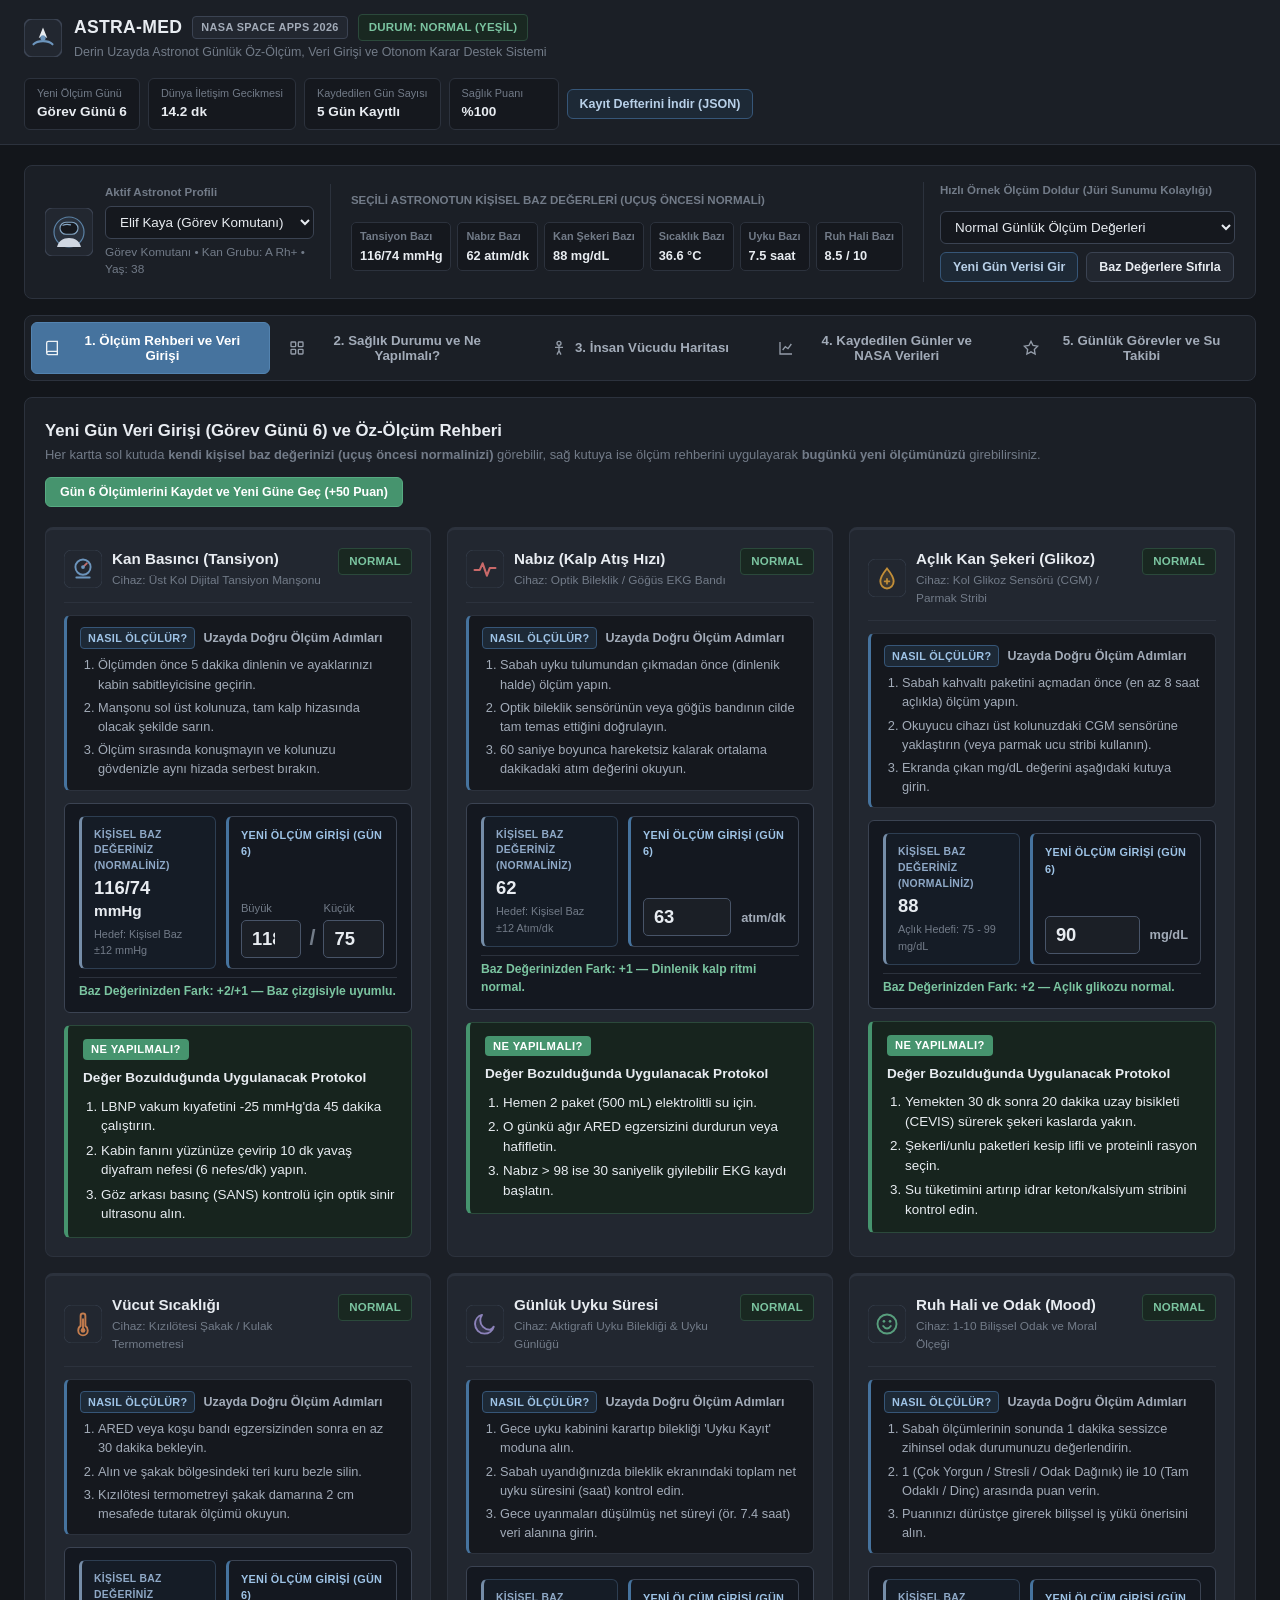
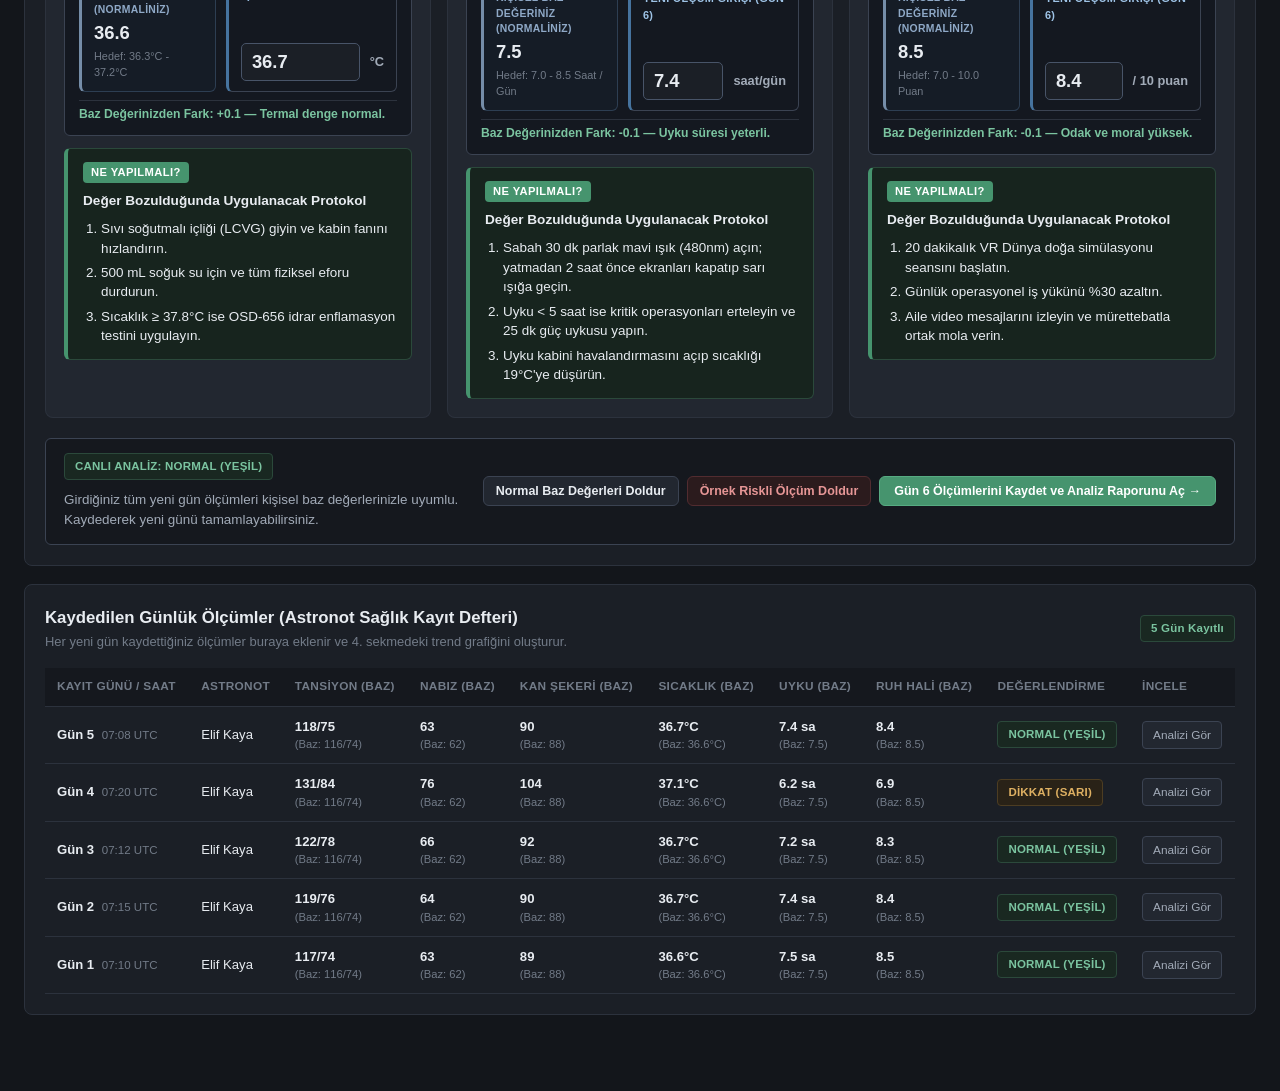
<file: index.html>
<!DOCTYPE html>
<html lang="tr">
<head>
  <meta charset="UTF-8" />
  <meta name="viewport" content="width=device-width, initial-scale=1.0" />
  <title>ASTRA-MED | NASA Space Apps 2026 Astronot Öz-Ölçüm ve Sağlık Takip Sistemi</title>
  <link rel="stylesheet" href="css/styles.css" />
</head>
<body>
  <!-- ÜST GÖREV BAŞLIĞI -->
  <header class="top-header">
    <div class="header-inner">
      <div class="brand-block">
        <div class="brand-logo-svg" id="header-logo-svg"></div>
        <div class="brand-titles">
          <div class="brand-title-row">
            <h1>ASTRA-MED</h1>
            <span class="nasa-tag">NASA SPACE APPS 2026</span>
            <span id="header-readiness-badge" class="status-pill status-normal">DURUM: NORMAL</span>
          </div>
          <p>Derin Uzayda Astronot Günlük Öz-Ölçüm, Veri Girişi ve Otonom Karar Destek Sistemi</p>
        </div>
      </div>

      <div class="header-telemetry-strip">
        <div class="telemetry-pill">
          <span class="pill-label">Yeni Ölçüm Günü</span>
          <span class="pill-value" id="header-mission-day">Görev Günü 6</span>
        </div>
        <div class="telemetry-pill">
          <span class="pill-label">Dünya İletişim Gecikmesi</span>
          <span class="pill-value" id="header-comm-delay">14.2 dk</span>
        </div>
        <div class="telemetry-pill">
          <span class="pill-label">Kaydedilen Gün Sayısı</span>
          <span class="pill-value" id="header-distance">5 Gün Kayıtlı</span>
        </div>
        <div class="telemetry-pill">
          <span class="pill-label">Sağlık Puanı</span>
          <span class="pill-value" id="header-health-score">%100</span>
        </div>
        <button class="btn btn-primary-sim" id="btn-export-json" title="Ölçüm Kayıtlarını JSON Olarak İndir">
          Kayıt Defterini İndir (JSON)
        </button>
      </div>
    </div>
  </header>

  <main class="main-container">
    <!-- ÜST KONTROL ÇUBUĞU: ASTRONOT SEÇİMİ, KİŞİSEL BAZ DEĞERLERİ VE YENİ GÜN KAYIT KONTROLÜ -->
    <section class="mission-control-bar" aria-label="Astronot ve Baz Değerleri Çubuğu">
      <!-- 1. Astronot Seçimi -->
      <div class="crew-selector-box">
        <div class="crew-avatar-svg" id="crew-avatar"></div>
        <div class="crew-details">
          <label for="crew-select">Aktif Astronot Profili</label>
          <select id="crew-select" class="select-input">
            <option value="cdr-kaya">Elif Kaya (Görev Komutanı)</option>
            <option value="plt-vance">Marcus Vance (Uzay Aracı Pilotu)</option>
            <option value="ms-sato">Dr. Kenji Sato (Biyobilim Uzmanı)</option>
          </select>
          <div class="crew-sub-meta" id="crew-role">Görev Komutanı • Kan Grubu: A Rh+ • Yaş: 38</div>
          <div id="crew-name" style="display:none;">Elif Kaya</div>
        </div>
      </div>

      <!-- 2. Seçili Astronotun Kişisel Baz Değerleri (Uçuş Öncesi Normali) -->
      <div class="baseline-overview-box">
        <div class="control-label">SEÇİLİ ASTRONOTUN KİŞİSEL BAZ DEĞERLERİ (UÇUŞ ÖNCESİ NORMALİ)</div>
        <div class="baseline-mini-grid" id="top-baseline-strip"></div>
      </div>

      <!-- 3. Yeni Gün Kaydı ve Hızlı Örnek Değer Doldurma -->
      <div class="anomaly-simulator-box">
        <label for="anomaly-scenario-select" class="control-label">
          Hızlı Örnek Ölçüm Doldur (Jüri Sunumu Kolaylığı)
        </label>
        <select id="anomaly-scenario-select" class="select-input">
          <option value="nominal">Normal Günlük Ölçüm Değerleri</option>
          <option value="sans_fluid_shift">Örnek 1: Yüksek Tansiyon ve Göz Basıncı (148/94 mmHg)</option>
          <option value="space_fever_cytokine">Örnek 2: Yüksek Ateş ve Hızlı Nabız (38.3°C, 108 Atım)</option>
          <option value="circadian_collapse">Örnek 3: Yetersiz Uyku ve Düşük Odak (3.9 Saat, 3.1 Puan)</option>
          <option value="metabolic_renal_stress">Örnek 4: Yüksek Açlık Kan Şekeri (152 mg/dL)</option>
        </select>
        <div class="anomaly-btn-row">
          <button class="btn btn-primary-sim" id="btn-focus-entry-tab">Yeni Gün Verisi Gir</button>
          <button class="btn" id="btn-reset-nominal">Baz Değerlere Sıfırla</button>
        </div>
      </div>
    </section>

    <!-- ÜST SEKME MENÜSÜ (5 BÖLÜM) -->
    <nav class="main-tabs-nav" aria-label="Uygulama Bölümleri">
      <button class="main-tab-btn active" data-tab-target="tab-guides">
        <span class="tab-icon" id="nav-icon-guide"></span>
        <span>1. Ölçüm Rehberi ve Veri Girişi</span>
      </button>
      <button class="main-tab-btn" data-tab-target="tab-overview">
        <span class="tab-icon" id="nav-icon-dashboard"></span>
        <span>2. Sağlık Durumu ve Ne Yapılmalı?</span>
        <span class="tab-alert-badge" id="tab-badge-alerts" style="display:none;">0</span>
      </button>
      <button class="main-tab-btn" data-tab-target="tab-bodymap">
        <span class="tab-icon" id="nav-icon-body"></span>
        <span>3. İnsan Vücudu Haritası</span>
      </button>
      <button class="main-tab-btn" data-tab-target="tab-charts">
        <span class="tab-icon" id="nav-icon-charts"></span>
        <span>4. Kaydedilen Günler ve NASA Verileri</span>
      </button>
      <button class="main-tab-btn" data-tab-target="tab-gamification">
        <span class="tab-icon" id="nav-icon-tasks"></span>
        <span>5. Günlük Görevler ve Su Takibi</span>
      </button>
    </nav>

    <!-- =======================================================================
         SEKME 1: ASTRONOT ÖZ-ÖLÇÜM REHBERİ VE YENİ GÜN VERİ GİRİŞ EKRANI
         ======================================================================= -->
    <section id="tab-guides" class="tab-pane active">
      <div class="panel-card" style="margin-bottom: 18px;">
        <div class="section-header" style="margin-bottom: 4px;">
          <div class="section-title-group">
            <h2 id="entry-screen-title">Yeni Gün Veri Girişi (Görev Günü 6) ve Öz-Ölçüm Rehberi</h2>
            <p>
              Her kartta sol kutuda <strong>kendi kişisel baz değerinizi (uçuş öncesi normalinizi)</strong> görebilir, sağ kutuya ise ölçüm rehberini uygulayarak <strong>bugünkü yeni ölçümünüzü</strong> girebilirsiniz.
            </p>
          </div>
          <div class="entry-quick-actions">
            <button type="button" class="btn btn-apply-countermeasure" id="btn-save-all-measurements">
              Bugünün Ölçümlerini Kaydet ve Yeni Güne Geç (+50 Puan)
            </button>
          </div>
        </div>

        <!-- 6 Rehberli Ölçüm + Kişisel Baz Değerli Veri Giriş Kartı -->
        <div class="guide-entry-grid" id="guide-cards-grid"></div>

        <!-- Alt Kayıt Çubuğu ve Anlık Karar Motoru Özeti -->
        <div class="entry-bottom-bar">
          <div class="entry-live-summary" id="entry-live-summary"></div>
          <div class="entry-submit-group">
            <button type="button" class="btn" id="btn-fill-normal-preset">Normal Baz Değerleri Doldur</button>
            <button type="button" class="btn btn-danger-sim" id="btn-fill-risk-preset">Örnek Riskli Ölçüm Doldur</button>
            <button type="button" class="btn btn-apply-countermeasure" id="btn-save-all-measurements-bottom">
              Bugünün Ölçümlerini Kaydet ve Analiz Raporunu Aç →
            </button>
          </div>
        </div>
      </div>

      <!-- Kaydedilen Astronot Ölçüm Geçmişi Tablosu (Logbook) -->
      <div class="panel-card">
        <div class="section-header" style="margin-bottom: 0;">
          <div class="section-title-group">
            <h2>Kaydedilen Günlük Ölçümler (Astronot Sağlık Kayıt Defteri)</h2>
            <p>Her yeni gün kaydettiğiniz ölçümler buraya eklenir ve 4. sekmedeki trend grafiğini oluşturur.</p>
          </div>
          <span class="status-pill status-normal" id="logbook-count-badge">5 Gün Kayıtlı</span>
        </div>
        <div class="logbook-table-wrap">
          <table class="logbook-table">
            <thead>
              <tr>
                <th>Kayıt Günü / Saat</th>
                <th>Astronot</th>
                <th>Tansiyon (Baz)</th>
                <th>Nabız (Baz)</th>
                <th>Kan Şekeri (Baz)</th>
                <th>Sıcaklık (Baz)</th>
                <th>Uyku (Baz)</th>
                <th>Ruh Hali (Baz)</th>
                <th>Değerlendirme</th>
                <th>İncele</th>
              </tr>
            </thead>
            <tbody id="measurement-log-tbody"></tbody>
          </table>
        </div>
      </div>
    </section>

    <!-- =======================================================================
         SEKME 2: SAĞLIK DURUMU, 6 TEMEL METRİK VE KARAR MOTORU ("NE YAPILMALI?")
         ======================================================================= -->
    <section id="tab-overview" class="tab-pane">
      <div class="panel-card" style="margin-bottom: 20px;">
        <div class="section-header" style="margin-bottom: 0;">
          <div class="section-title-group">
            <h2>Otonom Karar Motoru ve "NE YAPILMALI?" Müdahale Protokolü</h2>
            <p>
              Astronotun girdiği son ölçümleri kişisel uçuş öncesi baz değerleriyle karşılaştırır; bozulan değerler için uygulanacak karşı önlemleri adım adım sıralar.
            </p>
          </div>
          <span id="decision-alert-count" class="status-pill status-normal">0 Aktif Uyarı</span>
        </div>

        <div id="syndrome-banner-box" style="display: none;"></div>
        <div class="decision-alerts-container" id="decision-alerts-container"></div>
      </div>

      <div class="section-header">
        <div class="section-title-group">
          <h2>Son Girilen 6 Temel Sağlık Ölçümü ve Kişisel Baz Çizgisi Karşılaştırması</h2>
          <p>
            Her kutu astronotun girdiği ölçümü kendi uçuş öncesi normal değerine (Baz Çizgisi) göre
            <strong>Normal (Yeşil)</strong>, <strong>Dikkat (Sarı)</strong> veya <strong>Kritik (Kırmızı)</strong> olarak gösterir.
          </p>
        </div>
      </div>
      <div class="metrics-grid" id="metrics-grid"></div>
    </section>

    <!-- =======================================================================
         SEKME 3: TIKLANABİLİR İNSAN VÜCUDU HARİTASI
         ======================================================================= -->
    <section id="tab-bodymap" class="tab-pane">
      <div class="panel-card">
        <div class="section-header" style="margin-bottom: 4px;">
          <div class="section-title-group">
            <h2>Tıklanabilir İnsan Vücudu Haritası</h2>
            <p>
              Girilen ölçümlere göre vücut bölgelerinin anlık durumunu, uygulanması gereken karşı önlem protokolünü ve uzay kaynaklı riskleri görüntüleyin.
            </p>
          </div>
        </div>

        <div class="body-map-workspace-large">
          <div class="body-svg-stage">
            <svg class="human-body-svg" viewBox="0 0 220 420" xmlns="http://www.w3.org/2000/svg">
              <line x1="15" y1="60" x2="205" y2="60" stroke="rgba(162,171,184,0.12)" stroke-dasharray="3,3" />
              <line x1="15" y1="140" x2="205" y2="140" stroke="rgba(162,171,184,0.12)" stroke-dasharray="3,3" />
              <line x1="15" y1="220" x2="205" y2="220" stroke="rgba(162,171,184,0.12)" stroke-dasharray="3,3" />
              <line x1="15" y1="310" x2="205" y2="310" stroke="rgba(162,171,184,0.12)" stroke-dasharray="3,3" />

              <!-- İnsan Vücudu Silüeti -->
              <path
                class="body-silhouette"
                d="M110,16
                   C127,16 138,28 138,46
                   C138,61 129,73 122,78
                   L124,88
                   L162,96
                   C173,99 180,108 182,122
                   L188,205
                   C189,213 182,218 175,216
                   L168,140
                   L154,140
                   L156,232
                   L149,382
                   C148,393 134,395 131,384
                   L116,258
                   L104,258
                   L89,384
                   C86,395 72,393 71,382
                   L64,232
                   L66,140
                   L52,140
                   L45,216
                   C38,218 31,213 32,205
                   L38,122
                   C40,108 47,99 58,96
                   L96,88
                   L98,78
                   C91,73 82,61 82,46
                   C82,28 93,16 110,16 Z"
              />

              <!-- 1. BEYİN -->
              <g id="svg-node-brain_cns" class="body-hotspot hotspot-normal" data-sys-id="brain_cns">
                <ellipse cx="110" cy="34" rx="19" ry="13" />
                <text x="110" y="38" text-anchor="middle" fill="#fff" font-size="9" font-weight="bold">BEYİN</text>
              </g>

              <!-- 2. GÖZ VE KAFA -->
              <g id="svg-node-head_sans" class="body-hotspot hotspot-normal hotspot-active" data-sys-id="head_sans">
                <rect x="88" y="50" width="44" height="16" rx="8" />
                <text x="110" y="61" text-anchor="middle" fill="#fff" font-size="8.5" font-weight="bold">GÖZ/KAFA</text>
              </g>

              <!-- 3. KALP VE DAMAR -->
              <g id="svg-node-cardiovascular" class="body-hotspot hotspot-normal" data-sys-id="cardiovascular">
                <circle cx="116" cy="128" r="19" />
                <text x="116" y="131" text-anchor="middle" fill="#fff" font-size="9" font-weight="bold">KALP</text>
              </g>

              <!-- 4. METABOLİZMA / KAN ŞEKERİ -->
              <g id="svg-node-metabolic_endocrine" class="body-hotspot hotspot-normal" data-sys-id="metabolic_endocrine">
                <ellipse cx="102" cy="174" rx="28" ry="14" />
                <text x="102" y="177" text-anchor="middle" fill="#fff" font-size="8" font-weight="bold">METABOLİZMA</text>
              </g>

              <!-- 5. BÖBREK VE BAĞIŞIKLIK -->
              <g id="svg-node-renal_immune" class="body-hotspot hotspot-normal" data-sys-id="renal_immune">
                <ellipse cx="86" cy="212" rx="14" ry="15" />
                <ellipse cx="134" cy="212" rx="14" ry="15" />
                <text x="110" y="215" text-anchor="middle" fill="#fff" font-size="8" font-weight="bold">BÖBREK</text>
              </g>

              <!-- 6. KEMİK VE KAS -->
              <g id="svg-node-musculoskeletal" class="body-hotspot hotspot-normal" data-sys-id="musculoskeletal">
                <rect x="74" y="275" width="20" height="78" rx="9" />
                <rect x="126" y="275" width="20" height="78" rx="9" />
                <text x="110" y="318" text-anchor="middle" fill="#fff" font-size="8.5" font-weight="bold">KEMİK/KAS</text>
              </g>
            </svg>

            <div class="body-system-buttons" id="body-system-buttons"></div>
          </div>

          <div class="body-system-detail" id="body-system-detail"></div>
        </div>
      </div>
    </section>

    <!-- =======================================================================
         SEKME 4: KAYDEDİLEN GÜNLERİN GRAFİĞİ VE NASA OSDR VERİLERİ
         ======================================================================= -->
    <section id="tab-charts" class="tab-pane">
      <div class="charts-tab-stack">
        <div class="panel-card">
          <div class="section-header" style="margin-bottom: 0;">
            <div class="section-title-group">
              <h2 id="chart-metric-title">Kan Basıncı - Kaydedilen Günlük Ölçümler ve Baz Çizgisi</h2>
              <p>Her yeni gün girdiğiniz ölçüm bu grafiğe yeni bir gün noktası olarak eklenir ve kişisel baz çizginizle karşılaştırılır.</p>
            </div>
            <span class="status-pill status-normal" id="chart-recorded-days-pill">5 GÜN KAYITLI</span>
          </div>

          <div class="chart-tabs-bar">
            <button class="chart-tab-btn active" data-metric="bp">Kan Basıncı (Tansiyon)</button>
            <button class="chart-tab-btn" data-metric="heartRate">Nabız (Kalp Hızı)</button>
            <button class="chart-tab-btn" data-metric="glucose">Kan Şekeri (Glikoz)</button>
            <button class="chart-tab-btn" data-metric="temperature">Vücut Sıcaklığı</button>
            <button class="chart-tab-btn" data-metric="sleepHours">Günlük Uyku Süresi</button>
            <button class="chart-tab-btn" data-metric="moodScore">Ruh Hali (Mood)</button>
          </div>

          <div class="canvas-wrapper" style="height: 320px;">
            <canvas id="telemetry-canvas"></canvas>
          </div>

          <div class="chart-legend-row">
            <div class="legend-items">
              <span class="legend-item"><span class="status-dot dot-green"></span> Yeşil Bölge: Normal Aralık</span>
              <span class="legend-item"><span class="status-dot dot-yellow"></span> Sarı Bölge: Dikkat Sınırı</span>
              <span class="legend-item"><span class="status-dot dot-red"></span> Kırmızı Bölge: Kritik Müdahale Sınırı</span>
            </div>
            <span>Kesikli Yeşil Çizgi: Astronotun Kişisel Baz Değeri (Normali)</span>
          </div>
        </div>

        <div class="panel-card">
          <div class="section-header" style="margin-bottom: 0;">
            <div class="section-title-group">
              <h2>Gerçek NASA Açık Verileri: Inspiration4 Görevi Tahlil Sonuçları (OSDR)</h2>
              <p>NASA Open Science Data Repository (osdr.nasa.gov) üzerinden alınan gerçek astronot kan ve idrar biyobelirteç referans verileri.</p>
            </div>
            <span class="status-pill status-normal">GERÇEK NASA OSDR VERİSİ</span>
          </div>

          <div class="anomaly-btn-row">
            <button class="btn osdr-study-btn active" data-study="OSD_575">
              OSD-575: Astronot Kan Tahlili Verileri (Şeker, Kalsiyum, Enflamasyon)
            </button>
            <button class="btn osdr-study-btn" data-study="OSD_656">
              OSD-656: Astronot İdrar Tahlili Verileri (Böbrek ve Bağışıklık)
            </button>
          </div>

          <div>
            <h3 id="osdr-study-title" style="font-size: 1rem; font-weight: 700;">
              OSD-575: Inspiration4 Görevi Astronot Kan Tahlili Verileri
            </h3>
            <p id="osdr-method-text" style="font-size: 0.8rem; color: var(--text-muted); margin-top: 2px;"></p>
          </div>

          <div class="anomaly-btn-row" id="osdr-marker-buttons"></div>

          <div class="canvas-wrapper" style="height: 260px;">
            <canvas id="osdr-canvas"></canvas>
          </div>

          <div class="osdr-insight-box">
            <strong>Bu Grafik Ne Anlatıyor?</strong> <span id="osdr-marker-insight"></span>
            <div style="margin-top: 6px;">
              <a id="osdr-external-link" href="https://osdr.nasa.gov/bio/repo/data/studies/OSD-575" target="_blank" rel="noopener" style="color: #85a6c4; font-weight: 600; font-size: 0.8rem;">
                Resmi NASA OSDR Veri Sayfasını Aç (osdr.nasa.gov)
              </a>
            </div>
          </div>
        </div>
      </div>
    </section>

    <!-- =======================================================================
         SEKME 5: GÜNLÜK GÖREVLER, SU TAKİBİ VE SERİ (OYUNLAŞTIRMA)
         ======================================================================= -->
    <section id="tab-gamification" class="tab-pane">
      <div class="panel-card">
        <div class="section-header" style="margin-bottom: 0;">
          <div class="section-title-group">
            <h2>Günlük Sağlık Görevleri ve Seri (Oyunlaştırma)</h2>
            <p>Her yeni gün öz-ölçümlerinizi kaydetmeyi, egzersizi ve su tüketimini teşvik eden puan ve seri sistemi.</p>
          </div>
          <span class="status-pill status-normal" id="crew-level-badge">Seviye 6 • Uzay Sağlık Koruyucusu</span>
        </div>

        <div class="gamification-stats-bar">
          <div class="gami-stat-box">
            <div class="gami-stat-val"><span id="streak-count-val">18 Gün</span></div>
            <div class="gami-stat-lbl">Kesintisiz Ölçüm ve Sağlık Serisi (Streak)</div>
          </div>
          <div class="gami-stat-box">
            <div class="gami-stat-val"><span id="xp-total-val">1420 Puan</span></div>
            <div class="gami-stat-lbl">Toplam Sağlık Puanı (XP)</div>
          </div>
          <div class="gami-stat-box">
            <div class="gami-stat-val" id="daily-completion-label">%50</div>
            <div class="gami-stat-lbl">Bugünkü Görev Tamamlama</div>
          </div>
        </div>

        <div class="xp-bar-container" title="Sonraki seviyeye ilerleme">
          <div class="xp-bar-fill" id="xp-progress-fill" style="width: 68%;"></div>
        </div>

        <div class="hydration-widget">
          <div>
            <strong>Günlük Su Tüketimi (Böbrek Taşı Önleme Hedefi: 2.5 Litre):</strong>
            <div id="water-tracker-val" style="color: #85a6c4; font-weight: 600; margin-top: 2px;">
              1.50 / 2.50 Litre (6 / 10 Su Paketi)
            </div>
          </div>
          <button class="btn btn-primary-sim" id="btn-add-water">+ 1 Paket (250 mL) Su İç (+10 Puan)</button>
        </div>

        <div class="mission-task-list" id="gamification-task-list"></div>

        <div style="margin-top: 8px;">
          <h4 style="font-size: 0.85rem; color: var(--text-secondary); margin-bottom: 10px;">
            Kazanılan Astronot Sağlık Başarımları
          </h4>
          <div class="badges-grid" id="badges-container"></div>
        </div>
      </div>
    </section>
  </main>

  <!-- MODAL: REHBER KARTI DETAY MODALI -->
  <div class="modal-backdrop" id="guide-modal">
    <div class="modal-window">
      <button class="modal-close-btn" aria-label="Kapat">✕</button>
      <div id="guide-modal-body"></div>
    </div>
  </div>

  <!-- BİLDİRİM KUTUSU -->
  <div class="toast-container" id="toast-container"></div>

  <!-- SCRIPTLER -->
  <script src="js/icons.js"></script>
  <script src="js/nasa_data.js"></script>
  <script src="js/decision_engine.js"></script>
  <script src="js/charts.js"></script>
  <script src="js/app.js"></script>
</body>
</html>
</file>
<file: css/styles.css>
/* ==========================================================================
   ASTRA-MED: NASA Space Apps Challenge 2026
   Mat, Sade ve Düzenli Klinik/Havacılık Arayüz Tasarımı (Neon İçermez)
   ========================================================================== */

:root {
  /* Mat Arka Plan ve Yüzey Tonları */
  --bg-page: #13161b;
  --bg-card: #1b1f26;
  --bg-card-alt: #222730;
  --bg-input: #15181e;

  /* Mat Kenarlıklar */
  --border-color: #2c323d;
  --border-strong: #3b4352;

  /* Tipografi Renkleri */
  --text-primary: #e8ecf1;
  --text-secondary: #a2abb8;
  --text-muted: #727b88;

  /* Mat Kurumsal Mavi (Neon olmayan çelik mavisi) */
  --accent-blue: #46739e;
  --accent-blue-hover: #5383b0;
  --accent-blue-soft: #1d2936;

  /* Mat Klinik Durum Renkleri (Yeşil / Sarı / Kırmızı) */
  --status-normal: #46946e;
  --status-normal-bg: #192821;
  --status-normal-border: #2b493b;

  --status-warning: #c28e38;
  --status-warning-bg: #292217;
  --status-warning-border: #4d3d22;

  --status-critical: #c25252;
  --status-critical-bg: #2b1b1d;
  --status-critical-border: #522c30;

  --radius-lg: 8px;
  --radius-md: 6px;
}

* {
  box-sizing: border-box;
  margin: 0;
  padding: 0;
}

body {
  font-family: 'Inter', -apple-system, BlinkMacSystemFont, "Segoe UI", Roboto, sans-serif;
  background-color: var(--bg-page);
  color: var(--text-primary);
  line-height: 1.5;
  min-height: 100vh;
  padding-bottom: 56px;
  -webkit-font-smoothing: antialiased;
}

/* ==========================================================================
   ÜST GÖREV BAŞLIĞI
   ========================================================================== */
.top-header {
  position: sticky;
  top: 0;
  z-index: 100;
  background-color: var(--bg-card);
  border-bottom: 1px solid var(--border-color);
  padding: 14px 24px;
}

.header-inner {
  max-width: 1360px;
  margin: 0 auto;
  display: flex;
  flex-wrap: wrap;
  align-items: center;
  justify-content: space-between;
  gap: 16px;
}

.brand-block {
  display: flex;
  align-items: center;
  gap: 12px;
}

.brand-logo-svg {
  width: 38px;
  height: 38px;
  flex-shrink: 0;
}

.brand-title-row {
  display: flex;
  align-items: center;
  gap: 10px;
  flex-wrap: wrap;
}

.brand-titles h1 {
  font-size: 1.1rem;
  font-weight: 700;
  letter-spacing: 0.3px;
  color: var(--text-primary);
}

.nasa-tag {
  background-color: var(--bg-card-alt);
  border: 1px solid var(--border-strong);
  color: var(--text-secondary);
  font-size: 0.68rem;
  font-weight: 600;
  padding: 2px 8px;
  border-radius: 4px;
  letter-spacing: 0.4px;
}

.brand-titles p {
  font-size: 0.78rem;
  color: var(--text-muted);
  margin-top: 2px;
}

.header-telemetry-strip {
  display: flex;
  flex-wrap: wrap;
  align-items: center;
  gap: 8px;
}

.telemetry-pill {
  background-color: var(--bg-input);
  border: 1px solid var(--border-color);
  padding: 6px 12px;
  border-radius: var(--radius-md);
  display: flex;
  flex-direction: column;
  min-width: 110px;
}

.telemetry-pill .pill-label {
  color: var(--text-muted);
  font-size: 0.68rem;
  font-weight: 500;
}

.telemetry-pill .pill-value {
  font-weight: 600;
  color: var(--text-primary);
  font-size: 0.85rem;
  margin-top: 1px;
}

/* ==========================================================================
   MAT DURUM ETİKETLERİ (YEŞİL / SARI / KIRMIZI)
   ========================================================================== */
.status-pill {
  display: inline-flex;
  align-items: center;
  gap: 6px;
  padding: 4px 10px;
  border-radius: 4px;
  font-size: 0.72rem;
  font-weight: 600;
  letter-spacing: 0.2px;
}

.status-normal {
  background-color: var(--status-normal-bg);
  color: #7bc4a0;
  border: 1px solid var(--status-normal-border);
}

.status-warning {
  background-color: var(--status-warning-bg);
  color: #deb062;
  border: 1px solid var(--status-warning-border);
}

.status-critical {
  background-color: var(--status-critical-bg);
  color: #e08282;
  border: 1px solid var(--status-critical-border);
}

/* ==========================================================================
   ANA KONTEYNER VE KONTROL PANELİ
   ========================================================================== */
.main-container {
  max-width: 1360px;
  margin: 20px auto;
  padding: 0 24px;
  display: flex;
  flex-direction: column;
  gap: 16px;
}

.mission-control-bar {
  background-color: var(--bg-card);
  border: 1px solid var(--border-color);
  border-radius: var(--radius-lg);
  padding: 16px 20px;
  display: grid;
  grid-template-columns: 1.1fr 1.4fr 1.2fr;
  gap: 20px;
  align-items: center;
}

.crew-selector-box {
  display: flex;
  align-items: center;
  gap: 12px;
  padding-right: 16px;
  border-right: 1px solid var(--border-color);
}

.crew-avatar-svg {
  width: 48px;
  height: 48px;
  flex-shrink: 0;
}

.crew-details {
  flex: 1;
}

.crew-details label,
.control-label {
  font-size: 0.72rem;
  font-weight: 600;
  color: var(--text-muted);
  display: block;
  margin-bottom: 4px;
}

.select-input {
  width: 100%;
  background-color: var(--bg-input);
  color: var(--text-primary);
  border: 1px solid var(--border-strong);
  padding: 7px 10px;
  border-radius: var(--radius-md);
  font-size: 0.84rem;
  font-weight: 500;
  cursor: pointer;
}

.select-input:focus {
  outline: none;
  border-color: var(--accent-blue);
}

.crew-sub-meta {
  font-size: 0.74rem;
  color: var(--text-muted);
  margin-top: 5px;
}

/* Kişisel Baz Değerler Üst Şeridi */
.baseline-overview-box {
  display: flex;
  flex-direction: column;
  gap: 8px;
}

.baseline-mini-grid {
  display: grid;
  grid-template-columns: repeat(6, 1fr);
  gap: 6px;
}

.base-mini-item {
  background-color: var(--bg-input);
  border: 1px solid var(--border-color);
  border-radius: 5px;
  padding: 5px 8px;
  display: flex;
  flex-direction: column;
  gap: 2px;
}

.base-mini-lbl {
  font-size: 0.68rem;
  color: var(--text-muted);
  font-weight: 600;
  white-space: nowrap;
}

.base-mini-val {
  font-size: 0.8rem;
  font-weight: 700;
  color: var(--text-primary);
  white-space: nowrap;
}

/* Zaman Kaydırıcısı (Yedek) */
.timeline-slider-box {
  display: flex;
  flex-direction: column;
  gap: 8px;
}

.slider-top-row {
  display: flex;
  justify-content: space-between;
  align-items: center;
  gap: 8px;
}

.slider-day-badge {
  font-weight: 700;
  color: var(--text-primary);
  font-size: 0.92rem;
}

.slider-sub-note {
  font-size: 0.75rem;
  color: var(--text-muted);
  margin-left: 6px;
}

.slider-controls {
  display: flex;
  align-items: center;
  gap: 6px;
}

.mission-slider {
  width: 100%;
  accent-color: var(--accent-blue);
  height: 6px;
  border-radius: 4px;
  cursor: pointer;
  background: var(--bg-input);
}

.slider-phase-row {
  display: flex;
  justify-content: space-between;
  font-size: 0.7rem;
  color: var(--text-muted);
}

/* Anomali Simülatörü */
.anomaly-simulator-box {
  display: flex;
  flex-direction: column;
  gap: 8px;
  padding-left: 16px;
  border-left: 1px solid var(--border-color);
}

.anomaly-btn-row {
  display: flex;
  gap: 8px;
  flex-wrap: wrap;
}

/* Mat Butonlar */
.btn {
  border: 1px solid var(--border-strong);
  background-color: var(--bg-card-alt);
  color: var(--text-primary);
  padding: 7px 12px;
  border-radius: var(--radius-md);
  font-size: 0.78rem;
  font-weight: 600;
  cursor: pointer;
  transition: background-color 0.15s ease, border-color 0.15s ease;
  display: inline-flex;
  align-items: center;
  gap: 6px;
}

.btn:hover {
  background-color: #2b313c;
  border-color: #4f596d;
}

.btn-danger-sim {
  background-color: var(--status-critical-bg);
  border-color: var(--status-critical-border);
  color: #e69696;
}

.btn-danger-sim:hover {
  background-color: #382225;
  border-color: var(--status-critical);
}

.btn-primary-sim {
  background-color: var(--accent-blue-soft);
  border-color: #365678;
  color: #b8d0e8;
}

.btn-primary-sim:hover {
  background-color: #253648;
  border-color: var(--accent-blue);
}

.btn-play.playing {
  background-color: var(--status-normal-bg);
  border-color: var(--status-normal-border);
  color: #88cfa8;
}

/* Görev Dönemi ve Veri Kaynağı Şeridi */
.phase-provenance-banner {
  background-color: var(--bg-card);
  border: 1px solid var(--border-color);
  border-radius: var(--radius-lg);
  padding: 12px 18px;
  display: flex;
  flex-wrap: wrap;
  align-items: center;
  justify-content: space-between;
  gap: 14px;
}

.phase-info-left {
  display: flex;
  align-items: center;
  gap: 12px;
  flex: 1;
}

.phase-badge {
  background-color: var(--bg-card-alt);
  color: var(--text-secondary);
  border: 1px solid var(--border-strong);
  font-weight: 600;
  font-size: 0.74rem;
  padding: 4px 10px;
  border-radius: 4px;
  white-space: nowrap;
}

.phase-text-wrap h2 {
  font-size: 0.9rem;
  font-weight: 600;
  color: var(--text-primary);
}

.phase-text-wrap p {
  font-size: 0.78rem;
  color: var(--text-secondary);
}

.provenance-tag {
  font-size: 0.74rem;
  font-weight: 600;
  padding: 5px 10px;
  border-radius: 4px;
}

.provenance-synthetic {
  background-color: var(--bg-card-alt);
  color: var(--text-secondary);
  border: 1px solid var(--border-strong);
}

.provenance-anomaly {
  background-color: var(--status-critical-bg);
  color: #e08282;
  border: 1px solid var(--status-critical-border);
}

.provenance-custom {
  background-color: var(--status-normal-bg);
  color: #7bc4a0;
  border: 1px solid var(--status-normal-border);
}

/* ==========================================================================
   ÜST SEKME MENÜSÜ (DÜZENLİ VE MAT)
   ========================================================================== */
.main-tabs-nav {
  display: grid;
  grid-template-columns: repeat(5, 1fr);
  gap: 6px;
  background-color: var(--bg-card);
  border: 1px solid var(--border-color);
  padding: 6px;
  border-radius: var(--radius-lg);
}

.main-tab-btn {
  background-color: transparent;
  border: 1px solid transparent;
  color: var(--text-secondary);
  padding: 10px 12px;
  border-radius: var(--radius-md);
  font-size: 0.83rem;
  font-weight: 600;
  cursor: pointer;
  display: flex;
  align-items: center;
  justify-content: center;
  gap: 8px;
  transition: background-color 0.15s ease, color 0.15s ease;
}

.main-tab-btn:hover {
  background-color: var(--bg-card-alt);
  color: var(--text-primary);
}

.main-tab-btn.active {
  background-color: var(--accent-blue);
  border-color: var(--accent-blue-hover);
  color: #ffffff;
}

.tab-icon {
  display: inline-flex;
  align-items: center;
  opacity: 0.9;
}

.tab-alert-badge {
  background-color: var(--status-critical);
  color: #fff;
  font-size: 0.68rem;
  font-weight: 700;
  padding: 1px 6px;
  border-radius: 4px;
}

.tab-pane {
  display: none;
}

.tab-pane.active {
  display: block;
}

/* ==========================================================================
   PANEL VE KART DÜZENİ
   ========================================================================== */
.section-header {
  display: flex;
  align-items: center;
  justify-content: space-between;
  flex-wrap: wrap;
  gap: 12px;
  margin-bottom: 14px;
}

.section-title-group h2 {
  font-size: 1.05rem;
  font-weight: 700;
  color: var(--text-primary);
}

.section-title-group p {
  font-size: 0.81rem;
  color: var(--text-muted);
  margin-top: 2px;
}

.panel-card {
  background-color: var(--bg-card);
  border: 1px solid var(--border-color);
  border-radius: var(--radius-lg);
  padding: 20px;
  display: flex;
  flex-direction: column;
  gap: 16px;
}

/* 6 Temel Sağlık Ölçüm Kartı */
.metrics-grid {
  display: grid;
  grid-template-columns: repeat(3, 1fr);
  gap: 16px;
}

.metric-card {
  background-color: var(--bg-card);
  border: 1px solid var(--border-color);
  border-top-width: 3px;
  border-radius: var(--radius-lg);
  padding: 18px;
  display: flex;
  flex-direction: column;
  justify-content: space-between;
  gap: 14px;
}

.status-border-normal { border-top-color: var(--status-normal); }
.status-border-warning { border-top-color: var(--status-warning); }
.status-border-critical { border-top-color: var(--status-critical); }

.metric-card-top {
  display: flex;
  justify-content: space-between;
  align-items: flex-start;
  gap: 8px;
}

.metric-title-wrap {
  display: flex;
  align-items: center;
  gap: 10px;
}

.metric-icon-svg {
  width: 38px;
  height: 38px;
  flex-shrink: 0;
}

.metric-name {
  font-size: 0.94rem;
  font-weight: 600;
  color: var(--text-primary);
}

.metric-citation {
  font-size: 0.71rem;
  color: var(--text-muted);
  display: block;
  margin-top: 1px;
}

.metric-value-row {
  display: flex;
  align-items: center;
  justify-content: space-between;
  background-color: var(--bg-input);
  padding: 12px 14px;
  border-radius: var(--radius-md);
  border: 1px solid var(--border-color);
}

.val-num {
  font-size: 1.65rem;
  font-weight: 700;
  color: var(--text-primary);
}

.val-unit {
  font-size: 0.8rem;
  color: var(--text-muted);
  margin-left: 4px;
}

.metric-baseline-box {
  text-align: right;
  font-size: 0.75rem;
  line-height: 1.4;
}

.base-line-label { color: var(--text-secondary); }
.delta-normal { color: #7bc4a0; font-weight: 600; }
.delta-warning { color: #deb062; font-weight: 600; }
.delta-critical { color: #e08282; font-weight: 600; }

.metric-summary-text {
  font-size: 0.82rem;
  color: var(--text-secondary);
  min-height: 38px;
}

.metric-card-footer {
  display: grid;
  grid-template-columns: 1fr 1fr;
  gap: 8px;
  padding-top: 10px;
  border-top: 1px solid var(--border-color);
}

.btn-chip {
  background-color: var(--bg-card-alt);
  border: 1px solid var(--border-strong);
  color: var(--text-secondary);
  padding: 6px 10px;
  border-radius: 4px;
  font-size: 0.74rem;
  font-weight: 500;
  cursor: pointer;
  text-align: center;
}

.btn-chip:hover, .btn-chip.active {
  background-color: var(--accent-blue);
  color: #ffffff;
  border-color: var(--accent-blue-hover);
}

/* ==========================================================================
   SEKME 2: İNSAN VÜCUDU HARİTASI (MAT VE DÜZENLİ)
   ========================================================================== */
.body-map-workspace-large {
  display: grid;
  grid-template-columns: 340px 1fr;
  gap: 20px;
  align-items: stretch;
}

.body-svg-stage {
  background-color: var(--bg-input);
  border: 1px solid var(--border-color);
  border-radius: var(--radius-lg);
  padding: 16px;
  display: flex;
  flex-direction: column;
  align-items: center;
  justify-content: space-between;
}

.human-body-svg {
  width: 100%;
  max-width: 220px;
  height: 380px;
}

.body-silhouette {
  fill: #202630;
  stroke: #455063;
  stroke-width: 1.5;
}

.body-hotspot {
  cursor: pointer;
}

.hotspot-normal circle, .hotspot-normal rect, .hotspot-normal ellipse {
  fill: rgba(70, 148, 110, 0.32);
  stroke: #56ab82;
  stroke-width: 1.6;
}

.hotspot-warning circle, .hotspot-warning rect, .hotspot-warning ellipse {
  fill: rgba(194, 142, 56, 0.38);
  stroke: #d49f46;
  stroke-width: 1.8;
}

.hotspot-critical circle, .hotspot-critical rect, .hotspot-critical ellipse {
  fill: rgba(194, 82, 82, 0.42);
  stroke: #d96868;
  stroke-width: 2;
}

.hotspot-active circle, .hotspot-active rect, .hotspot-active ellipse {
  stroke: #e8ecf1 !important;
  stroke-width: 2.5px !important;
}

.body-system-buttons {
  display: grid;
  grid-template-columns: repeat(2, 1fr);
  gap: 6px;
  width: 100%;
  margin-top: 12px;
}

.body-sys-btn {
  background-color: var(--bg-card);
  border: 1px solid var(--border-color);
  color: var(--text-secondary);
  padding: 7px 10px;
  border-radius: var(--radius-md);
  font-size: 0.76rem;
  font-weight: 500;
  cursor: pointer;
  display: flex;
  align-items: center;
  justify-content: space-between;
  gap: 6px;
}

.body-sys-btn.active {
  border-color: var(--accent-blue);
  background-color: var(--accent-blue-soft);
  color: var(--text-primary);
}

.sys-btn-left {
  display: flex;
  align-items: center;
  gap: 7px;
}

.sys-btn-svg {
  width: 20px;
  height: 20px;
  flex-shrink: 0;
}

.status-dot {
  width: 8px;
  height: 8px;
  border-radius: 50%;
  display: inline-block;
}
.dot-green { background-color: var(--status-normal); }
.dot-yellow { background-color: var(--status-warning); }
.dot-red { background-color: var(--status-critical); }

.body-system-detail {
  background-color: var(--bg-input);
  border: 1px solid var(--border-color);
  border-radius: var(--radius-lg);
  padding: 20px;
  display: flex;
  flex-direction: column;
  gap: 14px;
}

.organ-detail-header {
  display: flex;
  justify-content: space-between;
  align-items: center;
  gap: 12px;
  border-bottom: 1px solid var(--border-color);
  padding-bottom: 12px;
}

.organ-header-left {
  display: flex;
  align-items: center;
  gap: 12px;
}

.organ-large-svg {
  width: 44px;
  height: 44px;
  flex-shrink: 0;
}

.organ-subtitle {
  font-size: 0.72rem;
  text-transform: uppercase;
  color: var(--text-muted);
  font-weight: 600;
}

.organ-title {
  font-size: 1.08rem;
  font-weight: 700;
  color: var(--text-primary);
}

.organ-live-status {
  padding: 10px 14px;
  border-radius: var(--radius-md);
  font-size: 0.84rem;
}

.status-box-normal {
  background-color: var(--status-normal-bg);
  border: 1px solid var(--status-normal-border);
  color: #a3d9be;
}
.status-box-warning {
  background-color: var(--status-warning-bg);
  border: 1px solid var(--status-warning-border);
  color: #e6c587;
}
.status-box-critical {
  background-color: var(--status-critical-bg);
  border: 1px solid var(--status-critical-border);
  color: #eba0a0;
}

.organ-info-block h4 {
  font-size: 0.86rem;
  font-weight: 600;
  color: var(--text-primary);
  margin-bottom: 4px;
}

.organ-info-block p, .organ-list li {
  font-size: 0.84rem;
  color: var(--text-secondary);
}

.organ-list {
  padding-left: 18px;
  display: flex;
  flex-direction: column;
  gap: 5px;
}

.organ-source-footer {
  margin-top: auto;
  padding-top: 10px;
  border-top: 1px solid var(--border-color);
  font-size: 0.76rem;
  color: var(--text-muted);
}

/* ==========================================================================
   SEKME 3: ZAMAN GRAFİKLERİ
   ========================================================================== */
.charts-tab-stack {
  display: flex;
  flex-direction: column;
  gap: 18px;
}

.chart-tabs-bar {
  display: flex;
  flex-wrap: wrap;
  gap: 6px;
}

.chart-tab-btn {
  background-color: var(--bg-input);
  border: 1px solid var(--border-color);
  color: var(--text-secondary);
  padding: 7px 13px;
  border-radius: var(--radius-md);
  font-size: 0.8rem;
  font-weight: 500;
  cursor: pointer;
}

.chart-tab-btn.active {
  background-color: var(--accent-blue);
  border-color: var(--accent-blue-hover);
  color: #ffffff;
}

.canvas-wrapper {
  position: relative;
  width: 100%;
  background-color: var(--bg-input);
  border: 1px solid var(--border-color);
  border-radius: var(--radius-md);
  padding: 8px;
}

.canvas-wrapper canvas {
  width: 100%;
  height: 100%;
  display: block;
  cursor: crosshair;
}

.chart-legend-row {
  display: flex;
  flex-wrap: wrap;
  justify-content: space-between;
  gap: 10px;
  font-size: 0.76rem;
  color: var(--text-muted);
}

.legend-items {
  display: flex;
  flex-wrap: wrap;
  gap: 16px;
}

.legend-item {
  display: flex;
  align-items: center;
  gap: 6px;
}

.osdr-insight-box {
  background-color: var(--bg-input);
  border: 1px solid var(--border-color);
  border-radius: var(--radius-md);
  padding: 12px 14px;
  font-size: 0.82rem;
  color: var(--text-secondary);
}

/* ==========================================================================
   KARAR MOTORU VE UYARI KARTLARI
   ========================================================================== */
.syndrome-banner {
  padding: 14px 16px;
  border-radius: var(--radius-md);
  margin-bottom: 6px;
}

.syndrome-warning {
  background-color: var(--status-warning-bg);
  border: 1px solid var(--status-warning-border);
}

.syndrome-critical {
  background-color: var(--status-critical-bg);
  border: 1px solid var(--status-critical-border);
}

.syndrome-title {
  font-weight: 700;
  font-size: 0.92rem;
  margin-bottom: 4px;
  color: var(--text-primary);
}

.syndrome-detail {
  font-size: 0.82rem;
  color: var(--text-secondary);
  margin-bottom: 8px;
}

.syndrome-action {
  font-size: 0.82rem;
  color: var(--text-primary);
  background-color: var(--bg-input);
  padding: 8px 12px;
  border-radius: 4px;
  border: 1px solid var(--border-color);
}

.decision-alerts-container {
  display: flex;
  flex-direction: column;
  gap: 12px;
}

.nominal-decision-card {
  display: flex;
  align-items: center;
  gap: 14px;
  background-color: var(--bg-input);
  border: 1px solid var(--status-normal-border);
  border-left: 4px solid var(--status-normal);
  border-radius: var(--radius-md);
  padding: 16px;
}

.biomarker-mini-strip {
  display: flex;
  flex-wrap: wrap;
  gap: 18px;
  margin-top: 8px;
  font-size: 0.78rem;
  color: var(--text-secondary);
}

.decision-alert-card {
  background-color: var(--bg-input);
  border: 1px solid var(--border-color);
  border-left-width: 4px;
  border-radius: var(--radius-md);
  padding: 16px;
  display: flex;
  flex-direction: column;
  gap: 12px;
}

.alert-border-warning { border-left-color: var(--status-warning); }
.alert-border-critical { border-left-color: var(--status-critical); }

.decision-alert-header {
  display: flex;
  justify-content: space-between;
  align-items: flex-start;
  gap: 12px;
}

.alert-title-group {
  display: flex;
  align-items: center;
  gap: 12px;
}

.alert-subtitle,
.alert-cause-inline {
  display: block;
  font-size: 0.81rem;
  color: var(--text-secondary);
  font-weight: 400;
  margin-top: 3px;
}

.alert-cause-inline strong {
  color: var(--text-primary);
  font-weight: 600;
}

/* VURGULU "NE YAPILMALI?" EYLEM PROTOKOLÜ KUTULARI (MAT TASARIM) */
.action-protocol-box {
  background-color: #19222d;
  border: 1px solid #385575;
  border-left: 4px solid var(--accent-blue);
  border-radius: var(--radius-md);
  padding: 13px 15px;
  display: flex;
  flex-direction: column;
  gap: 8px;
}

.action-protocol-normal {
  background-color: #17241e;
  border-color: #2b493b;
  border-left-color: var(--status-normal);
}

.action-protocol-warning {
  background-color: #251f16;
  border-color: #4d3d22;
  border-left-color: var(--status-warning);
}

.action-protocol-critical {
  background-color: #29191b;
  border-color: #542d31;
  border-left-color: var(--status-critical);
}

.action-protocol-header {
  display: flex;
  align-items: center;
  gap: 8px;
  flex-wrap: wrap;
}

.action-protocol-badge {
  background-color: var(--accent-blue);
  color: #ffffff;
  font-size: 0.7rem;
  font-weight: 700;
  letter-spacing: 0.4px;
  padding: 2px 8px;
  border-radius: 4px;
  text-transform: uppercase;
}

.action-protocol-normal .action-protocol-badge {
  background-color: var(--status-normal);
}

.action-protocol-warning .action-protocol-badge {
  background-color: var(--status-warning);
  color: #13161b;
}

.action-protocol-critical .action-protocol-badge {
  background-color: var(--status-critical);
}

.action-protocol-title {
  font-size: 0.85rem;
  font-weight: 700;
  color: var(--text-primary);
}

.action-step-list {
  padding-left: 18px;
  display: flex;
  flex-direction: column;
  gap: 5px;
  margin: 0;
}

.action-step-list li {
  font-size: 0.84rem;
  font-weight: 500;
  color: var(--text-primary);
  line-height: 1.45;
}

.guide-effect-compact {
  margin-top: auto;
  padding-top: 8px;
  border-top: 1px solid var(--border-color);
  font-size: 0.78rem;
  color: var(--text-muted);
}

.guide-effect-compact strong {
  display: inline;
  color: var(--text-secondary);
}

.decision-alert-footer {
  display: flex;
  justify-content: space-between;
  align-items: center;
  flex-wrap: wrap;
  gap: 10px;
  font-size: 0.76rem;
  color: var(--text-muted);
}

.btn-apply-countermeasure {
  background-color: var(--status-normal);
  border: 1px solid #57ab82;
  color: #ffffff;
  font-weight: 600;
  padding: 7px 14px;
  border-radius: var(--radius-md);
  cursor: pointer;
  font-size: 0.78rem;
}

.btn-apply-countermeasure:hover {
  background-color: #3c8260;
}

/* ==========================================================================
   SEKME 1: ASTRONOT ÖZ-ÖLÇÜM REHBERİ VE DOĞRUDAN VERİ GİRİŞ KARTLARI
   ========================================================================== */
.guide-cards-grid,
.guide-entry-grid {
  display: grid;
  grid-template-columns: repeat(3, 1fr);
  gap: 16px;
}

.guide-card {
  background-color: var(--bg-card-alt);
  border: 1px solid var(--border-color);
  border-top-width: 3px;
  border-radius: var(--radius-lg);
  padding: 18px;
  display: flex;
  flex-direction: column;
  gap: 12px;
}

.guide-card-header {
  display: flex;
  align-items: flex-start;
  justify-content: space-between;
  gap: 10px;
  border-bottom: 1px solid var(--border-color);
  padding-bottom: 12px;
}

.guide-card-header h4 {
  font-size: 0.95rem;
  font-weight: 700;
  color: var(--text-primary);
}

.guide-ref-range {
  font-size: 0.74rem;
  color: var(--text-muted);
  display: block;
  margin-top: 2px;
}

/* "NASIL ÖLÇÜLÜR?" ADIM KUTUSU */
.how-to-measure-box {
  background-color: var(--bg-input);
  border: 1px solid var(--border-color);
  border-left: 3px solid var(--accent-blue);
  border-radius: var(--radius-md);
  padding: 11px 13px;
  display: flex;
  flex-direction: column;
  gap: 6px;
}

.how-to-header {
  display: flex;
  align-items: center;
  gap: 8px;
}

.how-to-badge {
  background-color: var(--accent-blue-soft);
  border: 1px solid #365678;
  color: #9ec3e6;
  font-size: 0.68rem;
  font-weight: 700;
  padding: 2px 7px;
  border-radius: 4px;
  letter-spacing: 0.3px;
}

.how-to-sub {
  font-size: 0.78rem;
  font-weight: 600;
  color: var(--text-secondary);
}

.guide-steps {
  padding-left: 18px;
  display: flex;
  flex-direction: column;
  gap: 4px;
  font-size: 0.8rem;
  color: var(--text-secondary);
}

/* YAN YANA KİŞİSEL BAZ DEĞERİ VE YENİ ÖLÇÜM GİRİŞİ KUTUSU */
.entry-baseline-compare-grid {
  display: grid;
  grid-template-columns: 1fr 1.25fr;
  gap: 10px;
  align-items: stretch;
}

.entry-personal-base-card {
  background-color: #151c26;
  border: 1px solid #2d3e52;
  border-left: 3px solid #758da8;
  border-radius: var(--radius-md);
  padding: 10px 12px;
  display: flex;
  flex-direction: column;
  justify-content: space-between;
  gap: 4px;
}

.base-card-tag {
  font-size: 0.65rem;
  font-weight: 700;
  letter-spacing: 0.3px;
  color: #8fa9c7;
  text-transform: uppercase;
}

.base-card-big {
  font-size: 1.15rem;
  font-weight: 700;
  color: var(--text-primary);
  line-height: 1.2;
}

.base-card-big span {
  font-size: 0.76rem;
  font-weight: 500;
  color: var(--text-secondary);
}

.base-card-sub {
  font-size: 0.68rem;
  color: var(--text-muted);
}

.entry-new-input-card {
  background-color: #141820;
  border: 1px solid var(--border-strong);
  border-left: 3px solid var(--accent-blue);
  border-radius: var(--radius-md);
  padding: 10px 12px;
  display: flex;
  flex-direction: column;
  justify-content: space-between;
  gap: 6px;
}

.new-input-tag {
  font-size: 0.68rem;
  font-weight: 700;
  letter-spacing: 0.3px;
  color: #9ec3e6;
  text-transform: uppercase;
}

.log-base-note {
  display: block;
  font-size: 0.7rem;
  color: var(--text-muted);
  font-weight: 400;
}

/* VERİ GİRİŞ KUTUSU */
.entry-input-box {
  background-color: #141820;
  border: 1px solid var(--border-strong);
  border-radius: var(--radius-md);
  padding: 12px 14px;
  display: flex;
  flex-direction: column;
  gap: 8px;
}

.entry-input-header {
  display: flex;
  align-items: center;
  justify-content: space-between;
  flex-wrap: wrap;
  gap: 6px;
}

.entry-input-label {
  font-size: 0.78rem;
  font-weight: 700;
  color: var(--text-primary);
}

.entry-baseline-tag {
  font-size: 0.73rem;
  color: var(--text-muted);
}

.entry-baseline-tag strong {
  color: var(--text-secondary);
}

.entry-dual-inputs {
  display: flex;
  align-items: flex-end;
  gap: 8px;
}

.entry-field {
  flex: 1;
  display: flex;
  flex-direction: column;
  gap: 3px;
}

.entry-field label {
  font-size: 0.7rem;
  color: var(--text-muted);
}

.bp-slash {
  font-size: 1.35rem;
  font-weight: 700;
  color: var(--text-muted);
  padding-bottom: 4px;
}

.entry-single-input {
  display: flex;
  align-items: center;
  gap: 10px;
}

.entry-num-input {
  width: 100%;
  background-color: var(--bg-card);
  border: 1px solid #485468;
  color: var(--text-primary);
  font-size: 1.15rem;
  font-weight: 700;
  padding: 7px 10px;
  border-radius: 5px;
}

.entry-num-input:focus {
  outline: none;
  border-color: var(--accent-blue-hover);
  background-color: #1f2631;
}

.entry-unit-lbl {
  font-size: 0.8rem;
  font-weight: 600;
  color: var(--text-secondary);
  white-space: nowrap;
}

.entry-delta-line {
  font-size: 0.76rem;
  font-weight: 600;
  padding-top: 4px;
  border-top: 1px solid var(--border-color);
}

.entry-bottom-bar {
  display: flex;
  align-items: center;
  justify-content: space-between;
  flex-wrap: wrap;
  gap: 14px;
  background-color: var(--bg-input);
  border: 1px solid var(--border-strong);
  border-radius: var(--radius-md);
  padding: 14px 18px;
  margin-top: 4px;
}

.entry-live-summary {
  display: flex;
  align-items: center;
  flex-wrap: wrap;
  gap: 10px;
  font-size: 0.84rem;
  color: var(--text-secondary);
  flex: 1;
}

.entry-submit-group {
  display: flex;
  align-items: center;
  flex-wrap: wrap;
  gap: 8px;
}

/* ÖLÇÜM KAYIT DEFTERİ (LOGBOOK) TABLOSU */
.logbook-table-wrap {
  width: 100%;
  overflow-x: auto;
}

.logbook-table {
  width: 100%;
  border-collapse: collapse;
  font-size: 0.82rem;
}

.logbook-table th,
.logbook-table td {
  padding: 10px 12px;
  text-align: left;
  border-bottom: 1px solid var(--border-color);
}

.logbook-table th {
  background-color: var(--bg-input);
  color: var(--text-muted);
  font-size: 0.74rem;
  font-weight: 600;
  text-transform: uppercase;
  letter-spacing: 0.3px;
}

.logbook-table tbody tr:hover {
  background-color: var(--bg-card-alt);
}

.log-time {
  font-size: 0.72rem;
  color: var(--text-muted);
  margin-left: 4px;
}

/* ==========================================================================
   SEKME 5: GÜNLÜK GÖREVLER VE SERİ
   ========================================================================== */
.gamification-stats-bar {
  display: grid;
  grid-template-columns: repeat(3, 1fr);
  gap: 12px;
}

.gami-stat-box {
  background-color: var(--bg-input);
  border: 1px solid var(--border-color);
  padding: 14px;
  border-radius: var(--radius-md);
  text-align: center;
}

.gami-stat-val {
  font-size: 1.3rem;
  font-weight: 700;
  color: var(--text-primary);
}

.gami-stat-lbl {
  font-size: 0.76rem;
  color: var(--text-muted);
  margin-top: 2px;
}

.xp-bar-container {
  background-color: var(--bg-input);
  border: 1px solid var(--border-color);
  border-radius: 4px;
  height: 8px;
  overflow: hidden;
}

.xp-bar-fill {
  background-color: var(--accent-blue);
  height: 100%;
  transition: width 0.3s ease;
}

.hydration-widget {
  display: flex;
  align-items: center;
  justify-content: space-between;
  background-color: var(--bg-input);
  border: 1px solid var(--border-color);
  padding: 14px 16px;
  border-radius: var(--radius-md);
  font-size: 0.84rem;
}

.mission-task-list {
  display: grid;
  grid-template-columns: repeat(2, 1fr);
  gap: 10px;
}

.mission-task-item {
  display: flex;
  align-items: center;
  gap: 12px;
  background-color: var(--bg-input);
  border: 1px solid var(--border-color);
  padding: 12px 14px;
  border-radius: var(--radius-md);
  cursor: pointer;
}

.mission-task-item.task-done {
  border-color: var(--status-normal-border);
  background-color: var(--status-normal-bg);
}

.mission-task-item input[type="checkbox"] {
  width: 16px;
  height: 16px;
  accent-color: var(--status-normal);
  cursor: pointer;
}

.task-svg-wrap {
  width: 32px;
  height: 32px;
  flex-shrink: 0;
}

.task-text { flex: 1; }
.task-title { font-size: 0.84rem; font-weight: 600; color: var(--text-primary); }
.task-sub { font-size: 0.74rem; color: var(--text-muted); margin-top: 1px; }

.task-xp-pill {
  background-color: var(--bg-card-alt);
  border: 1px solid var(--border-strong);
  color: var(--text-secondary);
  font-weight: 600;
  font-size: 0.72rem;
  padding: 3px 8px;
  border-radius: 4px;
  white-space: nowrap;
}

.badges-grid {
  display: grid;
  grid-template-columns: repeat(5, 1fr);
  gap: 12px;
}

.badge-card {
  background-color: var(--bg-input);
  border: 1px solid var(--border-color);
  border-radius: var(--radius-md);
  padding: 14px 10px;
  text-align: center;
  display: flex;
  flex-direction: column;
  align-items: center;
  gap: 6px;
}

.badge-unlocked {
  border-color: var(--border-strong);
  background-color: var(--bg-card-alt);
}

.badge-locked {
  opacity: 0.4;
  filter: grayscale(1);
}

.badge-name {
  font-weight: 600;
  font-size: 0.78rem;
  color: var(--text-primary);
}

.badge-desc {
  font-size: 0.71rem;
  color: var(--text-muted);
}

/* ==========================================================================
   MODALLAR VE TOAST BİLDİRİMLERİ
   ========================================================================== */
.modal-backdrop {
  position: fixed;
  inset: 0;
  background-color: rgba(12, 14, 18, 0.8);
  display: none;
  align-items: center;
  justify-content: center;
  z-index: 300;
  padding: 20px;
}

.modal-backdrop.open { display: flex; }

.modal-window {
  background-color: var(--bg-card);
  border: 1px solid var(--border-strong);
  border-radius: var(--radius-lg);
  max-width: 700px;
  width: 100%;
  padding: 24px;
  position: relative;
  max-height: 90vh;
  overflow-y: auto;
}

.modal-close-btn {
  position: absolute;
  top: 16px;
  right: 16px;
  background-color: var(--bg-card-alt);
  border: 1px solid var(--border-color);
  color: var(--text-primary);
  width: 30px;
  height: 30px;
  border-radius: 4px;
  cursor: pointer;
}

.modal-guide-head {
  display: flex;
  align-items: center;
  gap: 12px;
  margin-bottom: 16px;
}

.modal-guide-grid {
  display: grid;
  grid-template-columns: 1fr 1fr;
  gap: 12px;
}

.modal-guide-box {
  background-color: var(--bg-input);
  border: 1px solid var(--border-color);
  padding: 14px;
  border-radius: var(--radius-md);
  font-size: 0.83rem;
}

.modal-guide-box h4 {
  color: var(--text-primary);
  margin-bottom: 6px;
  font-size: 0.86rem;
}

.form-grid {
  display: grid;
  grid-template-columns: 1fr 1fr;
  gap: 12px;
  margin: 16px 0;
}

.form-group label {
  display: block;
  font-size: 0.78rem;
  color: var(--text-secondary);
  margin-bottom: 4px;
}

.form-group input {
  width: 100%;
  background-color: var(--bg-input);
  border: 1px solid var(--border-strong);
  color: var(--text-primary);
  padding: 8px 10px;
  border-radius: 4px;
  font-size: 0.88rem;
}

.toast-container {
  position: fixed;
  bottom: 24px;
  right: 24px;
  z-index: 400;
  display: flex;
  flex-direction: column;
  gap: 8px;
  max-width: 360px;
}

.toast {
  background-color: var(--bg-card);
  border: 1px solid var(--border-strong);
  border-left-width: 4px;
  padding: 12px 14px;
  border-radius: var(--radius-md);
  box-shadow: 0 6px 18px rgba(0, 0, 0, 0.35);
  transition: opacity 0.25s ease;
}

.toast-success { border-left-color: var(--status-normal); }
.toast-warning { border-left-color: var(--status-warning); }
.toast-danger { border-left-color: var(--status-critical); }
.toast-hide { opacity: 0; }

.toast-title { font-weight: 600; font-size: 0.84rem; margin-bottom: 2px; }
.toast-msg { font-size: 0.76rem; color: var(--text-secondary); }

@media (max-width: 1120px) {
  .mission-control-bar { grid-template-columns: 1fr; }
  .main-tabs-nav { grid-template-columns: repeat(2, 1fr); }
  .metrics-grid, .guide-cards-grid, .guide-entry-grid { grid-template-columns: repeat(2, 1fr); }
  .baseline-mini-grid { grid-template-columns: repeat(3, 1fr); }
  .body-map-workspace-large { grid-template-columns: 1fr; }
  .crew-selector-box, .anomaly-simulator-box { border: none; padding: 0; }
}

@media (max-width: 720px) {
  .main-tabs-nav, .metrics-grid, .guide-cards-grid, .guide-entry-grid, .entry-baseline-compare-grid, .mission-task-list, .decision-alert-body, .modal-guide-grid, .form-grid {
    grid-template-columns: 1fr;
  }
  .baseline-mini-grid { grid-template-columns: repeat(2, 1fr); }
  .badges-grid { grid-template-columns: repeat(2, 1fr); }
}
</file>
